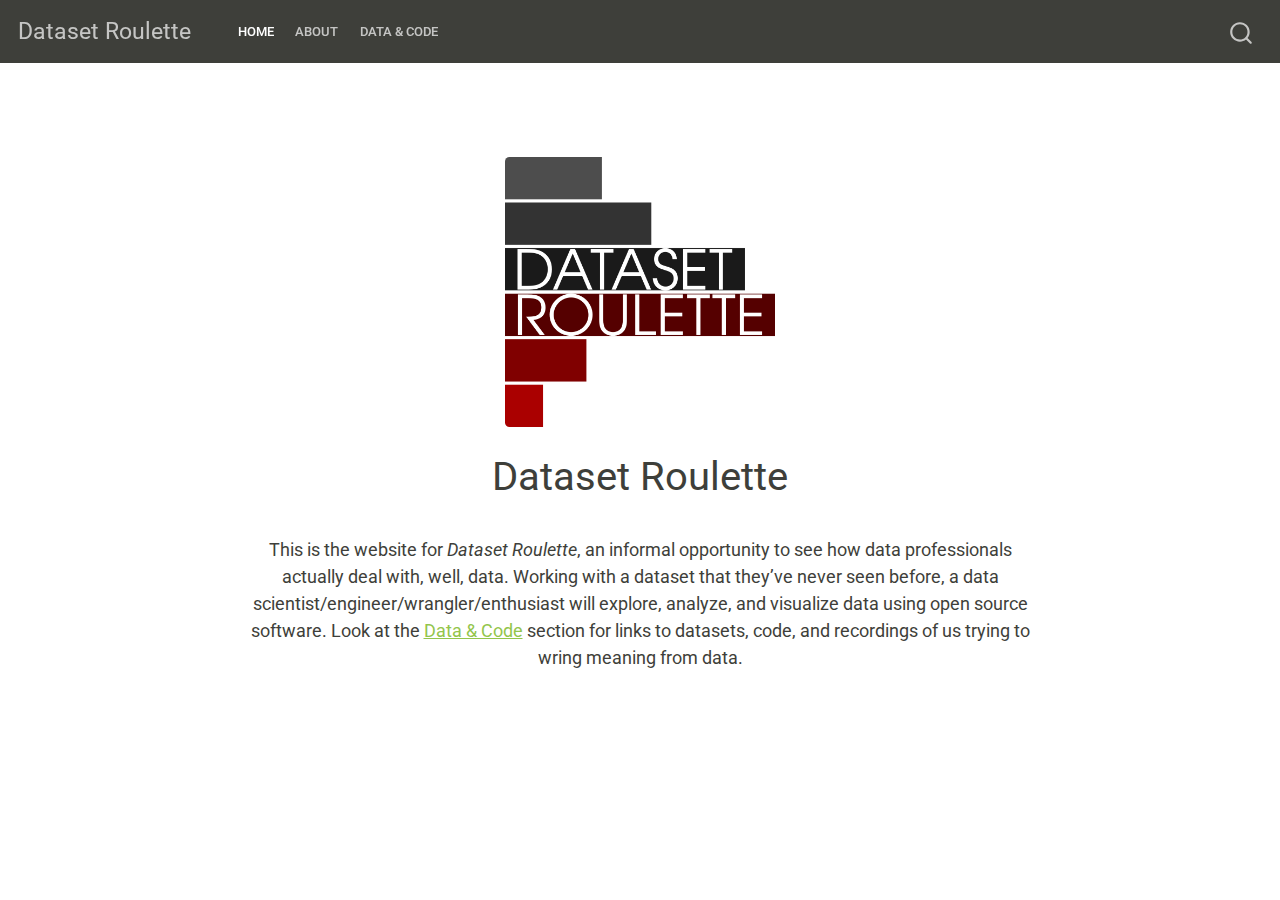
<file: docs/index.html>
<!DOCTYPE html>
<html xmlns="http://www.w3.org/1999/xhtml" lang="en" xml:lang="en"><head>

<meta charset="utf-8">
<meta name="generator" content="quarto-1.2.475">

<meta name="viewport" content="width=device-width, initial-scale=1.0, user-scalable=yes">


<title>Dataset Roulette</title>
<style>
code{white-space: pre-wrap;}
span.smallcaps{font-variant: small-caps;}
div.columns{display: flex; gap: min(4vw, 1.5em);}
div.column{flex: auto; overflow-x: auto;}
div.hanging-indent{margin-left: 1.5em; text-indent: -1.5em;}
ul.task-list{list-style: none;}
ul.task-list li input[type="checkbox"] {
  width: 0.8em;
  margin: 0 0.8em 0.2em -1.6em;
  vertical-align: middle;
}
</style>


<script src="site_libs/quarto-nav/quarto-nav.js"></script>
<script src="site_libs/quarto-nav/headroom.min.js"></script>
<script src="site_libs/clipboard/clipboard.min.js"></script>
<script src="site_libs/quarto-search/autocomplete.umd.js"></script>
<script src="site_libs/quarto-search/fuse.min.js"></script>
<script src="site_libs/quarto-search/quarto-search.js"></script>
<meta name="quarto:offset" content="./">
<script src="site_libs/quarto-html/quarto.js"></script>
<script src="site_libs/quarto-html/popper.min.js"></script>
<script src="site_libs/quarto-html/tippy.umd.min.js"></script>
<link href="site_libs/quarto-html/tippy.css" rel="stylesheet">
<link href="site_libs/quarto-html/quarto-syntax-highlighting.css" rel="stylesheet" id="quarto-text-highlighting-styles">
<script src="site_libs/bootstrap/bootstrap.min.js"></script>
<link href="site_libs/bootstrap/bootstrap-icons.css" rel="stylesheet">
<link href="site_libs/bootstrap/bootstrap.min.css" rel="stylesheet" id="quarto-bootstrap" data-mode="light">
<script id="quarto-search-options" type="application/json">{
  "location": "navbar",
  "copy-button": false,
  "collapse-after": 3,
  "panel-placement": "end",
  "type": "overlay",
  "limit": 20,
  "language": {
    "search-no-results-text": "No results",
    "search-matching-documents-text": "matching documents",
    "search-copy-link-title": "Copy link to search",
    "search-hide-matches-text": "Hide additional matches",
    "search-more-match-text": "more match in this document",
    "search-more-matches-text": "more matches in this document",
    "search-clear-button-title": "Clear",
    "search-detached-cancel-button-title": "Cancel",
    "search-submit-button-title": "Submit"
  }
}</script>


<link rel="stylesheet" href="styles.css">
</head>

<body class="nav-fixed fullcontent">

<div id="quarto-search-results"></div>
  <header id="quarto-header" class="headroom fixed-top">
    <nav class="navbar navbar-expand-lg navbar-dark ">
      <div class="navbar-container container-fluid">
      <div class="navbar-brand-container">
    <a class="navbar-brand" href="./index.html">
    <span class="navbar-title">Dataset Roulette</span>
    </a>
  </div>
          <button class="navbar-toggler" type="button" data-bs-toggle="collapse" data-bs-target="#navbarCollapse" aria-controls="navbarCollapse" aria-expanded="false" aria-label="Toggle navigation" onclick="if (window.quartoToggleHeadroom) { window.quartoToggleHeadroom(); }">
  <span class="navbar-toggler-icon"></span>
</button>
          <div class="collapse navbar-collapse" id="navbarCollapse">
            <ul class="navbar-nav navbar-nav-scroll me-auto">
  <li class="nav-item">
    <a class="nav-link active" href="./index.html" aria-current="page">
 <span class="menu-text">Home</span></a>
  </li>  
  <li class="nav-item">
    <a class="nav-link" href="./about.html">
 <span class="menu-text">About</span></a>
  </li>  
  <li class="nav-item">
    <a class="nav-link" href="./data_code.html">
 <span class="menu-text">Data &amp; Code</span></a>
  </li>  
</ul>
              <div id="quarto-search" class="" title="Search"></div>
          </div> <!-- /navcollapse -->
      </div> <!-- /container-fluid -->
    </nav>
</header>
<!-- content -->
<div id="quarto-content" class="quarto-container page-columns page-rows-contents page-layout-article page-navbar">
<!-- sidebar -->
<!-- margin-sidebar -->
    
<!-- main -->
<div class="quarto-about-jolla">
  <img src="logo.png" class="about-image
  rounded " style="width: 15em;">
 <header id="title-block-header" class="quarto-title-block default">
<div class="quarto-title">
<h1 class="title">Dataset Roulette</h1>
</div>
<div class="quarto-title-meta">
  </div>
</header><main class="content" id="quarto-document-content">
<p>This is the website for <em>Dataset Roulette</em>, an informal opportunity to see how data professionals actually deal with, well, data. Working with a dataset that they’ve never seen before, a data scientist/engineer/wrangler/enthusiast will explore, analyze, and visualize data using open source software. Look at the <a href="data_code.html">Data &amp; Code</a> section for links to datasets, code, and recordings of us trying to wring meaning from data.</p>


</main>  
</div>
 <!-- /main -->
<script id="quarto-html-after-body" type="application/javascript">
window.document.addEventListener("DOMContentLoaded", function (event) {
  const toggleBodyColorMode = (bsSheetEl) => {
    const mode = bsSheetEl.getAttribute("data-mode");
    const bodyEl = window.document.querySelector("body");
    if (mode === "dark") {
      bodyEl.classList.add("quarto-dark");
      bodyEl.classList.remove("quarto-light");
    } else {
      bodyEl.classList.add("quarto-light");
      bodyEl.classList.remove("quarto-dark");
    }
  }
  const toggleBodyColorPrimary = () => {
    const bsSheetEl = window.document.querySelector("link#quarto-bootstrap");
    if (bsSheetEl) {
      toggleBodyColorMode(bsSheetEl);
    }
  }
  toggleBodyColorPrimary();  
  const clipboard = new window.ClipboardJS('.code-copy-button', {
    target: function(trigger) {
      return trigger.previousElementSibling;
    }
  });
  clipboard.on('success', function(e) {
    // button target
    const button = e.trigger;
    // don't keep focus
    button.blur();
    // flash "checked"
    button.classList.add('code-copy-button-checked');
    var currentTitle = button.getAttribute("title");
    button.setAttribute("title", "Copied!");
    let tooltip;
    if (window.bootstrap) {
      button.setAttribute("data-bs-toggle", "tooltip");
      button.setAttribute("data-bs-placement", "left");
      button.setAttribute("data-bs-title", "Copied!");
      tooltip = new bootstrap.Tooltip(button, 
        { trigger: "manual", 
          customClass: "code-copy-button-tooltip",
          offset: [0, -8]});
      tooltip.show();    
    }
    setTimeout(function() {
      if (tooltip) {
        tooltip.hide();
        button.removeAttribute("data-bs-title");
        button.removeAttribute("data-bs-toggle");
        button.removeAttribute("data-bs-placement");
      }
      button.setAttribute("title", currentTitle);
      button.classList.remove('code-copy-button-checked');
    }, 1000);
    // clear code selection
    e.clearSelection();
  });
  function tippyHover(el, contentFn) {
    const config = {
      allowHTML: true,
      content: contentFn,
      maxWidth: 500,
      delay: 100,
      arrow: false,
      appendTo: function(el) {
          return el.parentElement;
      },
      interactive: true,
      interactiveBorder: 10,
      theme: 'quarto',
      placement: 'bottom-start'
    };
    window.tippy(el, config); 
  }
  const noterefs = window.document.querySelectorAll('a[role="doc-noteref"]');
  for (var i=0; i<noterefs.length; i++) {
    const ref = noterefs[i];
    tippyHover(ref, function() {
      // use id or data attribute instead here
      let href = ref.getAttribute('data-footnote-href') || ref.getAttribute('href');
      try { href = new URL(href).hash; } catch {}
      const id = href.replace(/^#\/?/, "");
      const note = window.document.getElementById(id);
      return note.innerHTML;
    });
  }
  const findCites = (el) => {
    const parentEl = el.parentElement;
    if (parentEl) {
      const cites = parentEl.dataset.cites;
      if (cites) {
        return {
          el,
          cites: cites.split(' ')
        };
      } else {
        return findCites(el.parentElement)
      }
    } else {
      return undefined;
    }
  };
  var bibliorefs = window.document.querySelectorAll('a[role="doc-biblioref"]');
  for (var i=0; i<bibliorefs.length; i++) {
    const ref = bibliorefs[i];
    const citeInfo = findCites(ref);
    if (citeInfo) {
      tippyHover(citeInfo.el, function() {
        var popup = window.document.createElement('div');
        citeInfo.cites.forEach(function(cite) {
          var citeDiv = window.document.createElement('div');
          citeDiv.classList.add('hanging-indent');
          citeDiv.classList.add('csl-entry');
          var biblioDiv = window.document.getElementById('ref-' + cite);
          if (biblioDiv) {
            citeDiv.innerHTML = biblioDiv.innerHTML;
          }
          popup.appendChild(citeDiv);
        });
        return popup.innerHTML;
      });
    }
  }
});
</script>
</div> <!-- /content -->



</body></html>
</file>
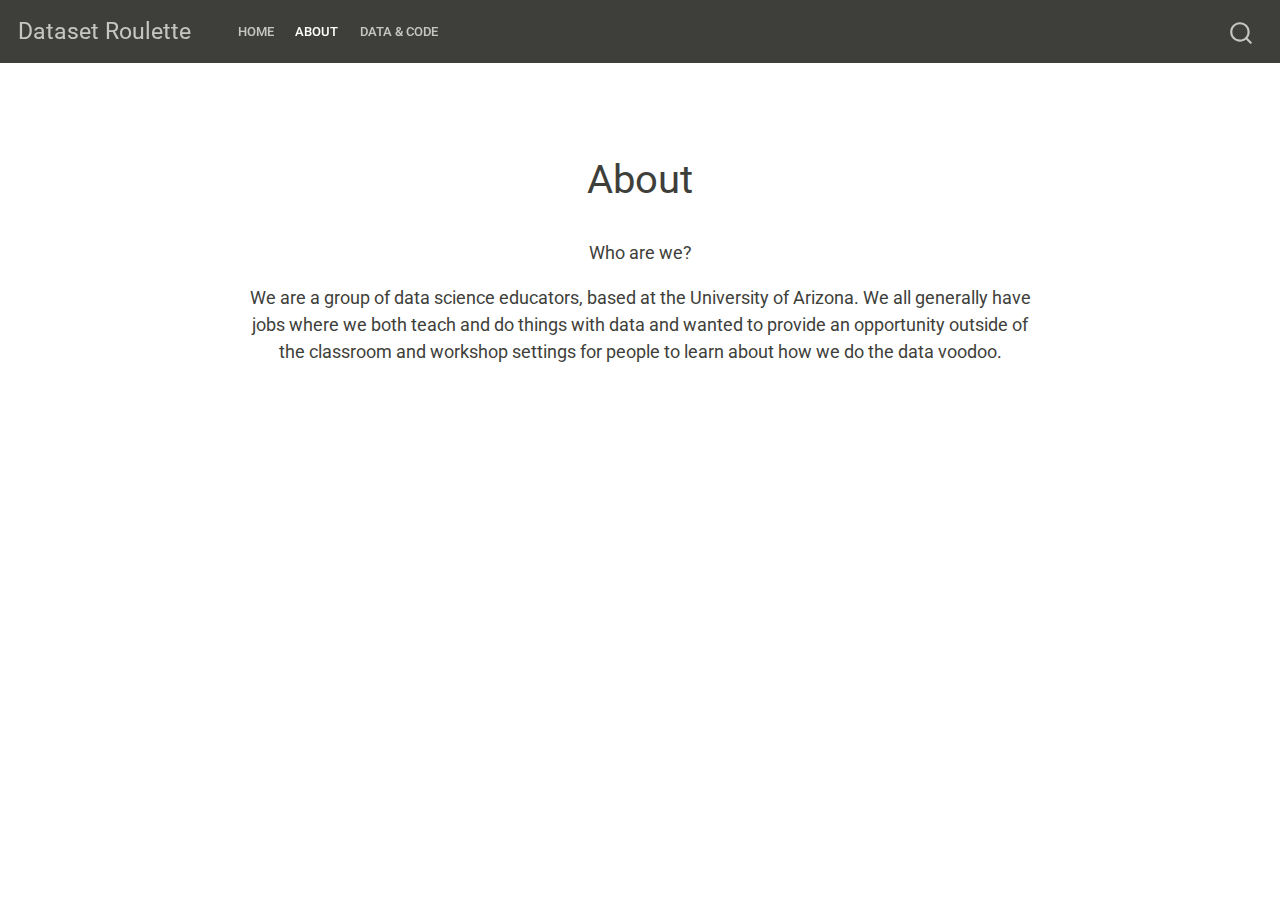
<file: docs/about.html>
<!DOCTYPE html>
<html xmlns="http://www.w3.org/1999/xhtml" lang="en" xml:lang="en"><head>

<meta charset="utf-8">
<meta name="generator" content="quarto-1.2.475">

<meta name="viewport" content="width=device-width, initial-scale=1.0, user-scalable=yes">


<title>Dataset Roulette - About</title>
<style>
code{white-space: pre-wrap;}
span.smallcaps{font-variant: small-caps;}
div.columns{display: flex; gap: min(4vw, 1.5em);}
div.column{flex: auto; overflow-x: auto;}
div.hanging-indent{margin-left: 1.5em; text-indent: -1.5em;}
ul.task-list{list-style: none;}
ul.task-list li input[type="checkbox"] {
  width: 0.8em;
  margin: 0 0.8em 0.2em -1.6em;
  vertical-align: middle;
}
</style>


<script src="site_libs/quarto-nav/quarto-nav.js"></script>
<script src="site_libs/quarto-nav/headroom.min.js"></script>
<script src="site_libs/clipboard/clipboard.min.js"></script>
<script src="site_libs/quarto-search/autocomplete.umd.js"></script>
<script src="site_libs/quarto-search/fuse.min.js"></script>
<script src="site_libs/quarto-search/quarto-search.js"></script>
<meta name="quarto:offset" content="./">
<script src="site_libs/quarto-html/quarto.js"></script>
<script src="site_libs/quarto-html/popper.min.js"></script>
<script src="site_libs/quarto-html/tippy.umd.min.js"></script>
<link href="site_libs/quarto-html/tippy.css" rel="stylesheet">
<link href="site_libs/quarto-html/quarto-syntax-highlighting.css" rel="stylesheet" id="quarto-text-highlighting-styles">
<script src="site_libs/bootstrap/bootstrap.min.js"></script>
<link href="site_libs/bootstrap/bootstrap-icons.css" rel="stylesheet">
<link href="site_libs/bootstrap/bootstrap.min.css" rel="stylesheet" id="quarto-bootstrap" data-mode="light">
<script id="quarto-search-options" type="application/json">{
  "location": "navbar",
  "copy-button": false,
  "collapse-after": 3,
  "panel-placement": "end",
  "type": "overlay",
  "limit": 20,
  "language": {
    "search-no-results-text": "No results",
    "search-matching-documents-text": "matching documents",
    "search-copy-link-title": "Copy link to search",
    "search-hide-matches-text": "Hide additional matches",
    "search-more-match-text": "more match in this document",
    "search-more-matches-text": "more matches in this document",
    "search-clear-button-title": "Clear",
    "search-detached-cancel-button-title": "Cancel",
    "search-submit-button-title": "Submit"
  }
}</script>


<link rel="stylesheet" href="styles.css">
</head>

<body class="nav-fixed fullcontent">

<div id="quarto-search-results"></div>
  <header id="quarto-header" class="headroom fixed-top">
    <nav class="navbar navbar-expand-lg navbar-dark ">
      <div class="navbar-container container-fluid">
      <div class="navbar-brand-container">
    <a class="navbar-brand" href="./index.html">
    <span class="navbar-title">Dataset Roulette</span>
    </a>
  </div>
          <button class="navbar-toggler" type="button" data-bs-toggle="collapse" data-bs-target="#navbarCollapse" aria-controls="navbarCollapse" aria-expanded="false" aria-label="Toggle navigation" onclick="if (window.quartoToggleHeadroom) { window.quartoToggleHeadroom(); }">
  <span class="navbar-toggler-icon"></span>
</button>
          <div class="collapse navbar-collapse" id="navbarCollapse">
            <ul class="navbar-nav navbar-nav-scroll me-auto">
  <li class="nav-item">
    <a class="nav-link" href="./index.html">
 <span class="menu-text">Home</span></a>
  </li>  
  <li class="nav-item">
    <a class="nav-link active" href="./about.html" aria-current="page">
 <span class="menu-text">About</span></a>
  </li>  
  <li class="nav-item">
    <a class="nav-link" href="./data_code.html">
 <span class="menu-text">Data &amp; Code</span></a>
  </li>  
</ul>
              <div id="quarto-search" class="" title="Search"></div>
          </div> <!-- /navcollapse -->
      </div> <!-- /container-fluid -->
    </nav>
</header>
<!-- content -->
<div id="quarto-content" class="quarto-container page-columns page-rows-contents page-layout-article page-navbar">
<!-- sidebar -->
<!-- margin-sidebar -->
    
<!-- main -->
<div class="quarto-about-jolla">
 <header id="title-block-header" class="quarto-title-block default">
<div class="quarto-title">
<h1 class="title">About</h1>
</div>
<div class="quarto-title-meta">
  </div>
</header><main class="content" id="quarto-document-content">
<p>Who are we?</p>
<p>We are a group of data science educators, based at the University of Arizona. We all generally have jobs where we both teach and do things with data and wanted to provide an opportunity outside of the classroom and workshop settings for people to learn about how we do the data voodoo.</p>


</main>  
</div>
 <!-- /main -->
<script id="quarto-html-after-body" type="application/javascript">
window.document.addEventListener("DOMContentLoaded", function (event) {
  const toggleBodyColorMode = (bsSheetEl) => {
    const mode = bsSheetEl.getAttribute("data-mode");
    const bodyEl = window.document.querySelector("body");
    if (mode === "dark") {
      bodyEl.classList.add("quarto-dark");
      bodyEl.classList.remove("quarto-light");
    } else {
      bodyEl.classList.add("quarto-light");
      bodyEl.classList.remove("quarto-dark");
    }
  }
  const toggleBodyColorPrimary = () => {
    const bsSheetEl = window.document.querySelector("link#quarto-bootstrap");
    if (bsSheetEl) {
      toggleBodyColorMode(bsSheetEl);
    }
  }
  toggleBodyColorPrimary();  
  const clipboard = new window.ClipboardJS('.code-copy-button', {
    target: function(trigger) {
      return trigger.previousElementSibling;
    }
  });
  clipboard.on('success', function(e) {
    // button target
    const button = e.trigger;
    // don't keep focus
    button.blur();
    // flash "checked"
    button.classList.add('code-copy-button-checked');
    var currentTitle = button.getAttribute("title");
    button.setAttribute("title", "Copied!");
    let tooltip;
    if (window.bootstrap) {
      button.setAttribute("data-bs-toggle", "tooltip");
      button.setAttribute("data-bs-placement", "left");
      button.setAttribute("data-bs-title", "Copied!");
      tooltip = new bootstrap.Tooltip(button, 
        { trigger: "manual", 
          customClass: "code-copy-button-tooltip",
          offset: [0, -8]});
      tooltip.show();    
    }
    setTimeout(function() {
      if (tooltip) {
        tooltip.hide();
        button.removeAttribute("data-bs-title");
        button.removeAttribute("data-bs-toggle");
        button.removeAttribute("data-bs-placement");
      }
      button.setAttribute("title", currentTitle);
      button.classList.remove('code-copy-button-checked');
    }, 1000);
    // clear code selection
    e.clearSelection();
  });
  function tippyHover(el, contentFn) {
    const config = {
      allowHTML: true,
      content: contentFn,
      maxWidth: 500,
      delay: 100,
      arrow: false,
      appendTo: function(el) {
          return el.parentElement;
      },
      interactive: true,
      interactiveBorder: 10,
      theme: 'quarto',
      placement: 'bottom-start'
    };
    window.tippy(el, config); 
  }
  const noterefs = window.document.querySelectorAll('a[role="doc-noteref"]');
  for (var i=0; i<noterefs.length; i++) {
    const ref = noterefs[i];
    tippyHover(ref, function() {
      // use id or data attribute instead here
      let href = ref.getAttribute('data-footnote-href') || ref.getAttribute('href');
      try { href = new URL(href).hash; } catch {}
      const id = href.replace(/^#\/?/, "");
      const note = window.document.getElementById(id);
      return note.innerHTML;
    });
  }
  const findCites = (el) => {
    const parentEl = el.parentElement;
    if (parentEl) {
      const cites = parentEl.dataset.cites;
      if (cites) {
        return {
          el,
          cites: cites.split(' ')
        };
      } else {
        return findCites(el.parentElement)
      }
    } else {
      return undefined;
    }
  };
  var bibliorefs = window.document.querySelectorAll('a[role="doc-biblioref"]');
  for (var i=0; i<bibliorefs.length; i++) {
    const ref = bibliorefs[i];
    const citeInfo = findCites(ref);
    if (citeInfo) {
      tippyHover(citeInfo.el, function() {
        var popup = window.document.createElement('div');
        citeInfo.cites.forEach(function(cite) {
          var citeDiv = window.document.createElement('div');
          citeDiv.classList.add('hanging-indent');
          citeDiv.classList.add('csl-entry');
          var biblioDiv = window.document.getElementById('ref-' + cite);
          if (biblioDiv) {
            citeDiv.innerHTML = biblioDiv.innerHTML;
          }
          popup.appendChild(citeDiv);
        });
        return popup.innerHTML;
      });
    }
  }
});
</script>
</div> <!-- /content -->



</body></html>
</file>
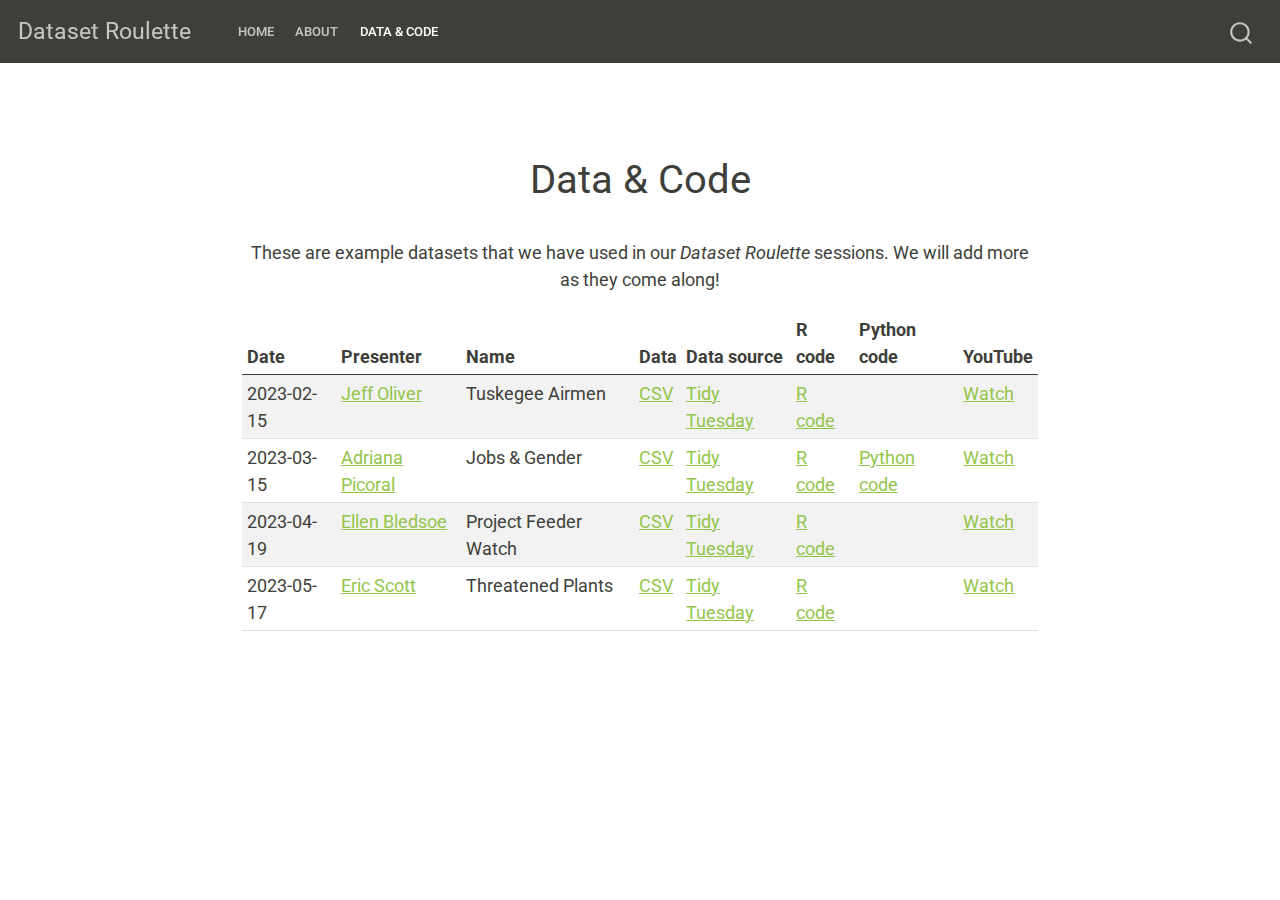
<file: docs/data_code.html>
<!DOCTYPE html>
<html xmlns="http://www.w3.org/1999/xhtml" lang="en" xml:lang="en"><head>

<meta charset="utf-8">
<meta name="generator" content="quarto-1.2.475">

<meta name="viewport" content="width=device-width, initial-scale=1.0, user-scalable=yes">


<title>Dataset Roulette - Data &amp; Code</title>
<style>
code{white-space: pre-wrap;}
span.smallcaps{font-variant: small-caps;}
div.columns{display: flex; gap: min(4vw, 1.5em);}
div.column{flex: auto; overflow-x: auto;}
div.hanging-indent{margin-left: 1.5em; text-indent: -1.5em;}
ul.task-list{list-style: none;}
ul.task-list li input[type="checkbox"] {
  width: 0.8em;
  margin: 0 0.8em 0.2em -1.6em;
  vertical-align: middle;
}
</style>


<script src="site_libs/quarto-nav/quarto-nav.js"></script>
<script src="site_libs/quarto-nav/headroom.min.js"></script>
<script src="site_libs/clipboard/clipboard.min.js"></script>
<script src="site_libs/quarto-search/autocomplete.umd.js"></script>
<script src="site_libs/quarto-search/fuse.min.js"></script>
<script src="site_libs/quarto-search/quarto-search.js"></script>
<meta name="quarto:offset" content="./">
<script src="site_libs/quarto-html/quarto.js"></script>
<script src="site_libs/quarto-html/popper.min.js"></script>
<script src="site_libs/quarto-html/tippy.umd.min.js"></script>
<link href="site_libs/quarto-html/tippy.css" rel="stylesheet">
<link href="site_libs/quarto-html/quarto-syntax-highlighting.css" rel="stylesheet" id="quarto-text-highlighting-styles">
<script src="site_libs/bootstrap/bootstrap.min.js"></script>
<link href="site_libs/bootstrap/bootstrap-icons.css" rel="stylesheet">
<link href="site_libs/bootstrap/bootstrap.min.css" rel="stylesheet" id="quarto-bootstrap" data-mode="light">
<script id="quarto-search-options" type="application/json">{
  "location": "navbar",
  "copy-button": false,
  "collapse-after": 3,
  "panel-placement": "end",
  "type": "overlay",
  "limit": 20,
  "language": {
    "search-no-results-text": "No results",
    "search-matching-documents-text": "matching documents",
    "search-copy-link-title": "Copy link to search",
    "search-hide-matches-text": "Hide additional matches",
    "search-more-match-text": "more match in this document",
    "search-more-matches-text": "more matches in this document",
    "search-clear-button-title": "Clear",
    "search-detached-cancel-button-title": "Cancel",
    "search-submit-button-title": "Submit"
  }
}</script>


<link rel="stylesheet" href="styles.css">
</head>

<body class="nav-fixed fullcontent">

<div id="quarto-search-results"></div>
  <header id="quarto-header" class="headroom fixed-top">
    <nav class="navbar navbar-expand-lg navbar-dark ">
      <div class="navbar-container container-fluid">
      <div class="navbar-brand-container">
    <a class="navbar-brand" href="./index.html">
    <span class="navbar-title">Dataset Roulette</span>
    </a>
  </div>
          <button class="navbar-toggler" type="button" data-bs-toggle="collapse" data-bs-target="#navbarCollapse" aria-controls="navbarCollapse" aria-expanded="false" aria-label="Toggle navigation" onclick="if (window.quartoToggleHeadroom) { window.quartoToggleHeadroom(); }">
  <span class="navbar-toggler-icon"></span>
</button>
          <div class="collapse navbar-collapse" id="navbarCollapse">
            <ul class="navbar-nav navbar-nav-scroll me-auto">
  <li class="nav-item">
    <a class="nav-link" href="./index.html">
 <span class="menu-text">Home</span></a>
  </li>  
  <li class="nav-item">
    <a class="nav-link" href="./about.html">
 <span class="menu-text">About</span></a>
  </li>  
  <li class="nav-item">
    <a class="nav-link active" href="./data_code.html" aria-current="page">
 <span class="menu-text">Data &amp; Code</span></a>
  </li>  
</ul>
              <div id="quarto-search" class="" title="Search"></div>
          </div> <!-- /navcollapse -->
      </div> <!-- /container-fluid -->
    </nav>
</header>
<!-- content -->
<div id="quarto-content" class="quarto-container page-columns page-rows-contents page-layout-article page-navbar">
<!-- sidebar -->
<!-- margin-sidebar -->
    
<!-- main -->
<div class="quarto-about-jolla">
 <header id="title-block-header" class="quarto-title-block default">
<div class="quarto-title">
<h1 class="title">Data &amp; Code</h1>
</div>
<div class="quarto-title-meta">
  </div>
</header><main class="content" id="quarto-document-content">
<div class="cell">
</div>
<p>These are example datasets that we have used in our <em>Dataset Roulette</em> sessions. We will add more as they come along!</p>
<div class="cell">
<div class="cell-output-display">
<table class="table table-sm table-striped">
<thead>
<tr class="header">
<th style="text-align: left;">Date</th>
<th style="text-align: left;">Presenter</th>
<th style="text-align: left;">Name</th>
<th style="text-align: left;">Data</th>
<th style="text-align: left;">Data source</th>
<th style="text-align: left;">R code</th>
<th style="text-align: left;">Python code</th>
<th style="text-align: left;">YouTube</th>
</tr>
</thead>
<tbody>
<tr class="odd">
<td style="text-align: left;">2023-02-15</td>
<td style="text-align: left;"><a href="https://jcoliver.github.io/">Jeff Oliver</a></td>
<td style="text-align: left;">Tuskegee Airmen</td>
<td style="text-align: left;"><a href="https://raw.githubusercontent.com/rfordatascience/tidytuesday/master/data/2022/2022-02-08/airmen.csv">CSV</a></td>
<td style="text-align: left;"><a href="https://github.com/rfordatascience/tidytuesday/tree/master/data/2022/2022-02-08">Tidy Tuesday</a></td>
<td style="text-align: left;"><a href="www/airmen-data-visulization.R">R code</a></td>
<td style="text-align: left;"></td>
<td style="text-align: left;"><a href="https://youtube.com/live/xhkx5jqe2iQ?feature=share">Watch</a></td>
</tr>
<tr class="even">
<td style="text-align: left;">2023-03-15</td>
<td style="text-align: left;"><a href="https://adrianapicoral.com/">Adriana Picoral</a></td>
<td style="text-align: left;">Jobs &amp; Gender</td>
<td style="text-align: left;"><a href="https://raw.githubusercontent.com/rfordatascience/tidytuesday/master/data/2019/2019-03-05/jobs_gender.csv">CSV</a></td>
<td style="text-align: left;"><a href="https://github.com/rfordatascience/tidytuesday/tree/master/data/2019/2019-03-05">Tidy Tuesday</a></td>
<td style="text-align: left;"><a href="./www/equal-pay.html">R code</a></td>
<td style="text-align: left;"><a href="www/equal-pay.ipynb">Python code</a></td>
<td style="text-align: left;"><a href="https://youtube.com/live/C2Z4CFsDdnY?feature=share">Watch</a></td>
</tr>
<tr class="odd">
<td style="text-align: left;">2023-04-19</td>
<td style="text-align: left;"><a href="https://bleds22e.github.io/bleds22e/">Ellen Bledsoe</a></td>
<td style="text-align: left;">Project Feeder Watch</td>
<td style="text-align: left;"><a href="https://raw.githubusercontent.com/rfordatascience/tidytuesday/master/data/2023/2023-01-10/PFW_2021_public.csv">CSV</a></td>
<td style="text-align: left;"><a href="https://github.com/rfordatascience/tidytuesday/tree/master/data/2023/2023-01-10">Tidy Tuesday</a></td>
<td style="text-align: left;"><a href="www/project-feeder-watch.R">R code</a></td>
<td style="text-align: left;"></td>
<td style="text-align: left;"><a href="https://youtube.com/live/QW1ZCZXMUq4?feature=share">Watch</a></td>
</tr>
<tr class="even">
<td style="text-align: left;">2023-05-17</td>
<td style="text-align: left;"><a href="https://ericrscott.com/">Eric Scott</a></td>
<td style="text-align: left;">Threatened Plants</td>
<td style="text-align: left;"><a href="https://raw.githubusercontent.com/rfordatascience/tidytuesday/master/data/2020/2020-08-18/plants.csv">CSV</a></td>
<td style="text-align: left;"><a href="https://github.com/rfordatascience/tidytuesday/blob/master/data/2020/2020-08-18">Tidy Tuesday</a></td>
<td style="text-align: left;"><a href="www/explore-threatened-species.R">R code</a></td>
<td style="text-align: left;"></td>
<td style="text-align: left;"><a href="https://youtu.be/WUMAHCFtkWM">Watch</a></td>
</tr>
</tbody>
</table>
</div>
</div>


</main>  
</div>
 <!-- /main -->
<script id="quarto-html-after-body" type="application/javascript">
window.document.addEventListener("DOMContentLoaded", function (event) {
  const toggleBodyColorMode = (bsSheetEl) => {
    const mode = bsSheetEl.getAttribute("data-mode");
    const bodyEl = window.document.querySelector("body");
    if (mode === "dark") {
      bodyEl.classList.add("quarto-dark");
      bodyEl.classList.remove("quarto-light");
    } else {
      bodyEl.classList.add("quarto-light");
      bodyEl.classList.remove("quarto-dark");
    }
  }
  const toggleBodyColorPrimary = () => {
    const bsSheetEl = window.document.querySelector("link#quarto-bootstrap");
    if (bsSheetEl) {
      toggleBodyColorMode(bsSheetEl);
    }
  }
  toggleBodyColorPrimary();  
  const clipboard = new window.ClipboardJS('.code-copy-button', {
    target: function(trigger) {
      return trigger.previousElementSibling;
    }
  });
  clipboard.on('success', function(e) {
    // button target
    const button = e.trigger;
    // don't keep focus
    button.blur();
    // flash "checked"
    button.classList.add('code-copy-button-checked');
    var currentTitle = button.getAttribute("title");
    button.setAttribute("title", "Copied!");
    let tooltip;
    if (window.bootstrap) {
      button.setAttribute("data-bs-toggle", "tooltip");
      button.setAttribute("data-bs-placement", "left");
      button.setAttribute("data-bs-title", "Copied!");
      tooltip = new bootstrap.Tooltip(button, 
        { trigger: "manual", 
          customClass: "code-copy-button-tooltip",
          offset: [0, -8]});
      tooltip.show();    
    }
    setTimeout(function() {
      if (tooltip) {
        tooltip.hide();
        button.removeAttribute("data-bs-title");
        button.removeAttribute("data-bs-toggle");
        button.removeAttribute("data-bs-placement");
      }
      button.setAttribute("title", currentTitle);
      button.classList.remove('code-copy-button-checked');
    }, 1000);
    // clear code selection
    e.clearSelection();
  });
  function tippyHover(el, contentFn) {
    const config = {
      allowHTML: true,
      content: contentFn,
      maxWidth: 500,
      delay: 100,
      arrow: false,
      appendTo: function(el) {
          return el.parentElement;
      },
      interactive: true,
      interactiveBorder: 10,
      theme: 'quarto',
      placement: 'bottom-start'
    };
    window.tippy(el, config); 
  }
  const noterefs = window.document.querySelectorAll('a[role="doc-noteref"]');
  for (var i=0; i<noterefs.length; i++) {
    const ref = noterefs[i];
    tippyHover(ref, function() {
      // use id or data attribute instead here
      let href = ref.getAttribute('data-footnote-href') || ref.getAttribute('href');
      try { href = new URL(href).hash; } catch {}
      const id = href.replace(/^#\/?/, "");
      const note = window.document.getElementById(id);
      return note.innerHTML;
    });
  }
  const findCites = (el) => {
    const parentEl = el.parentElement;
    if (parentEl) {
      const cites = parentEl.dataset.cites;
      if (cites) {
        return {
          el,
          cites: cites.split(' ')
        };
      } else {
        return findCites(el.parentElement)
      }
    } else {
      return undefined;
    }
  };
  var bibliorefs = window.document.querySelectorAll('a[role="doc-biblioref"]');
  for (var i=0; i<bibliorefs.length; i++) {
    const ref = bibliorefs[i];
    const citeInfo = findCites(ref);
    if (citeInfo) {
      tippyHover(citeInfo.el, function() {
        var popup = window.document.createElement('div');
        citeInfo.cites.forEach(function(cite) {
          var citeDiv = window.document.createElement('div');
          citeDiv.classList.add('hanging-indent');
          citeDiv.classList.add('csl-entry');
          var biblioDiv = window.document.getElementById('ref-' + cite);
          if (biblioDiv) {
            citeDiv.innerHTML = biblioDiv.innerHTML;
          }
          popup.appendChild(citeDiv);
        });
        return popup.innerHTML;
      });
    }
  }
});
</script>
</div> <!-- /content -->



</body></html>
</file>
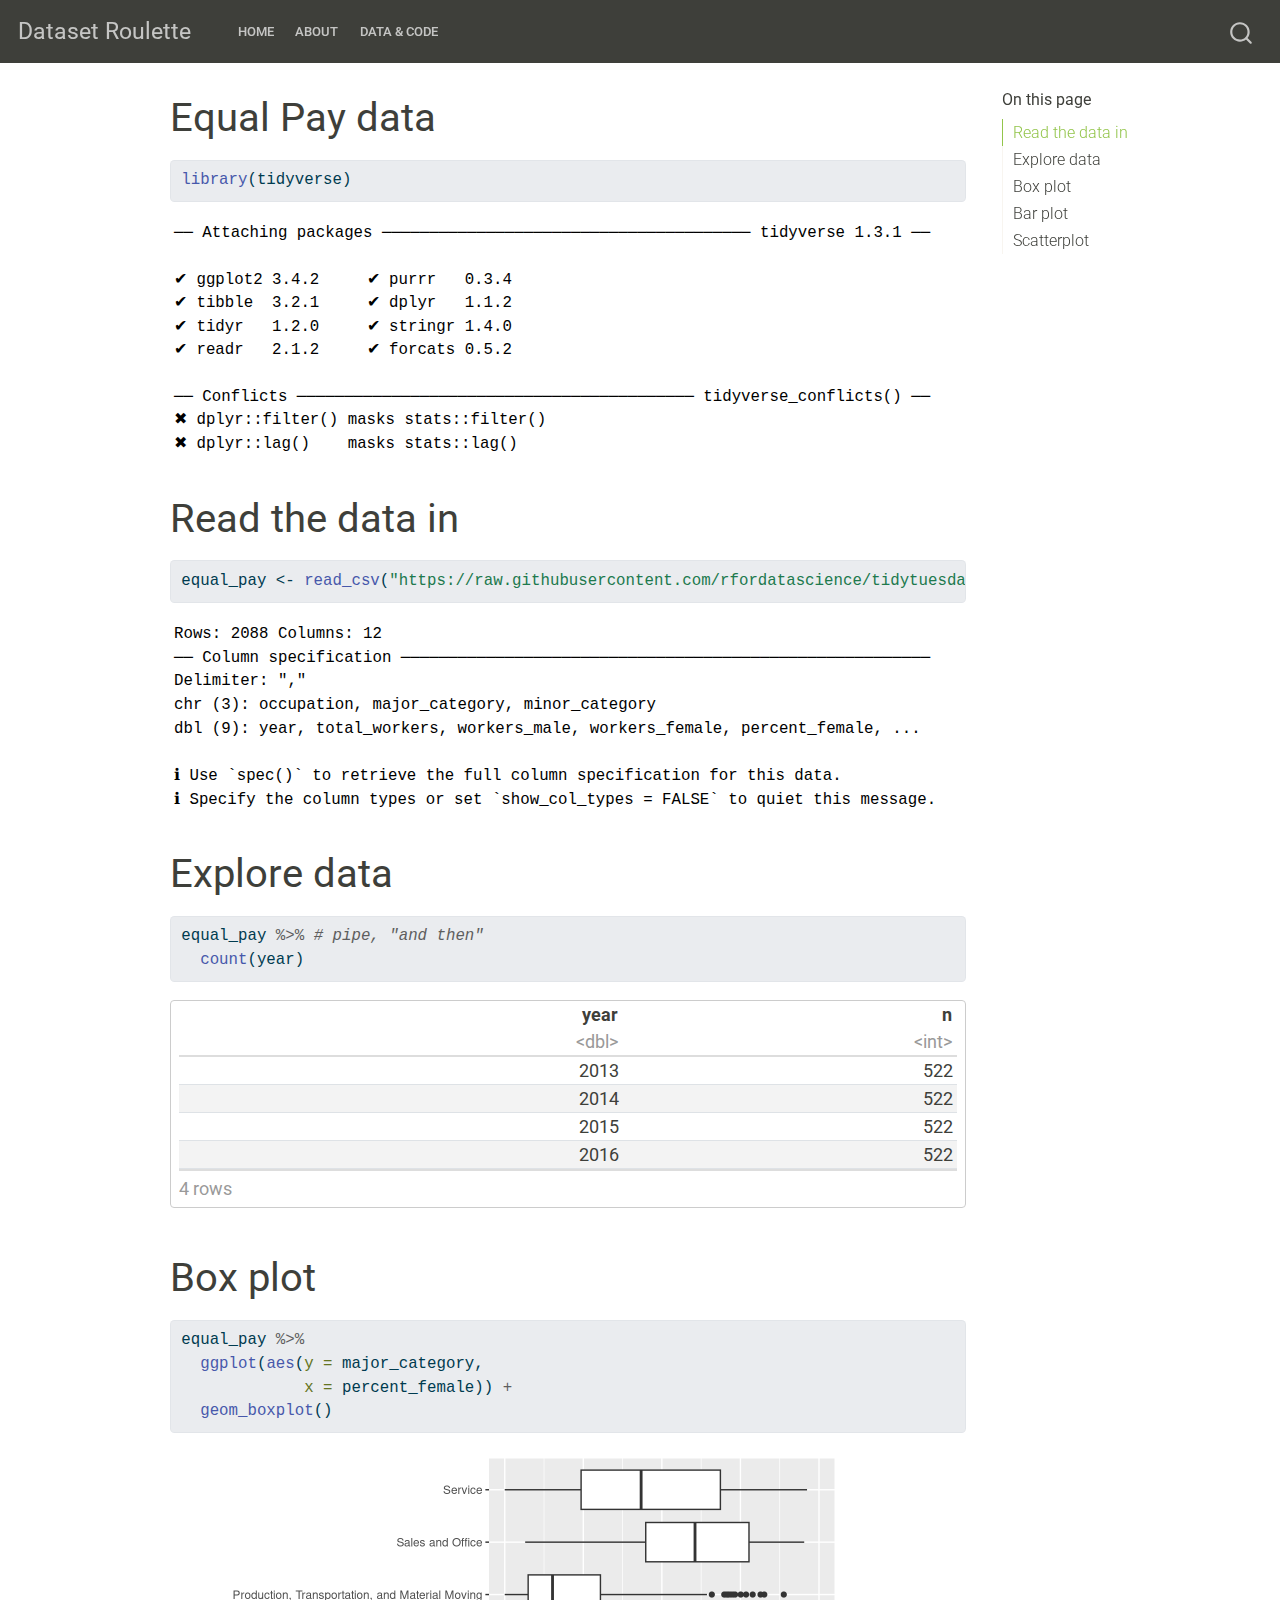
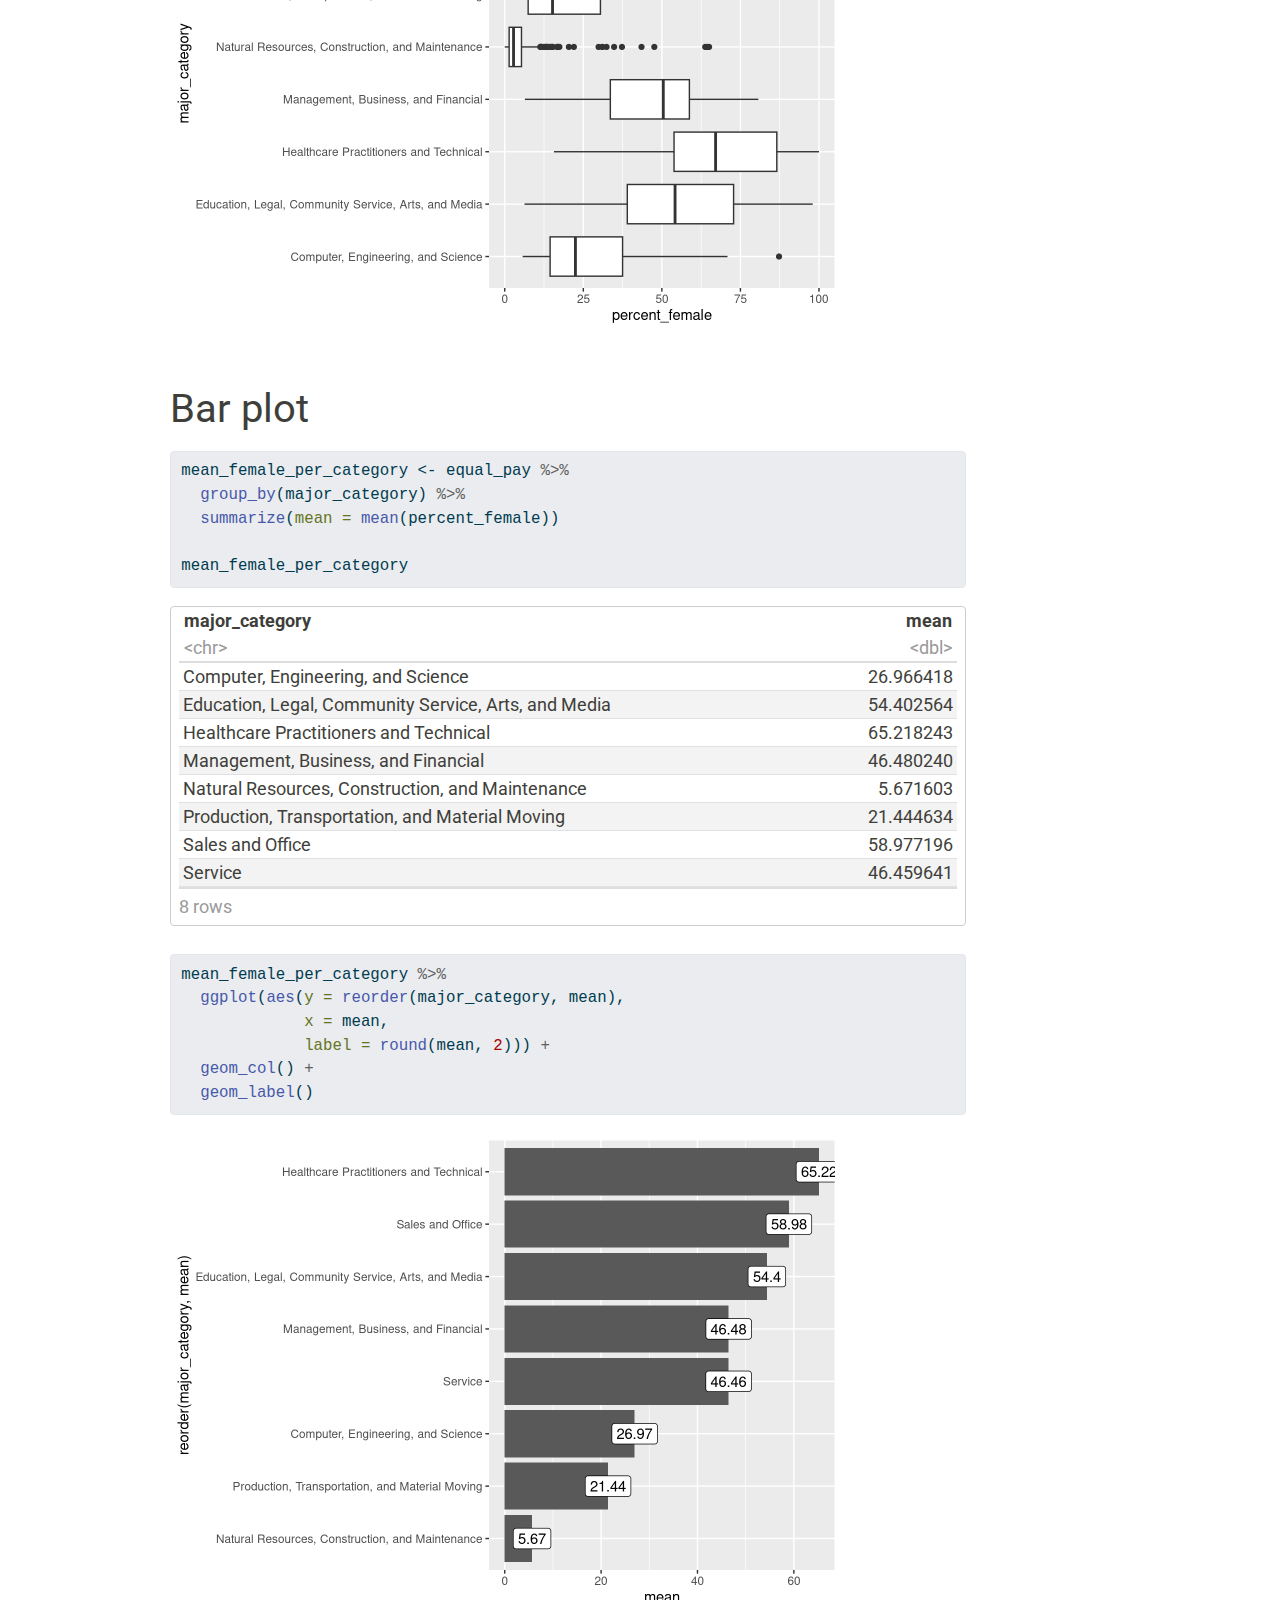
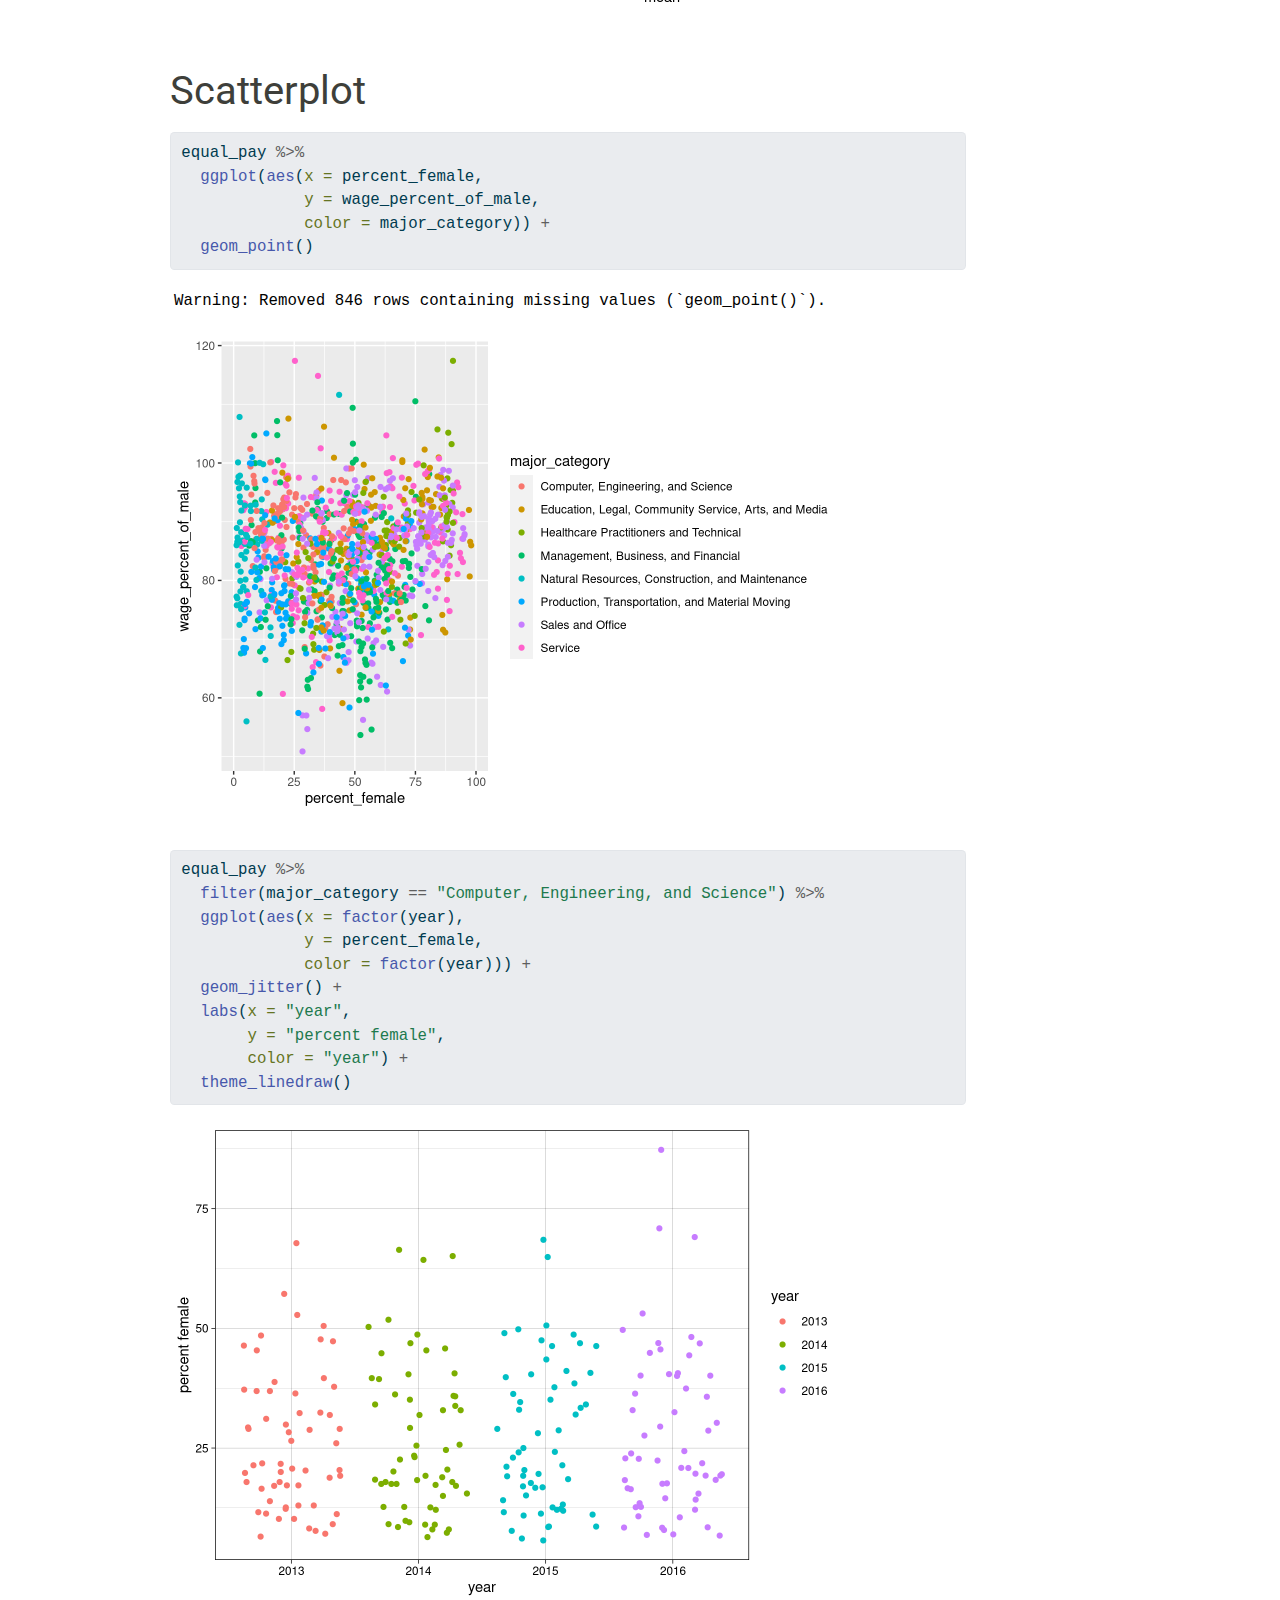
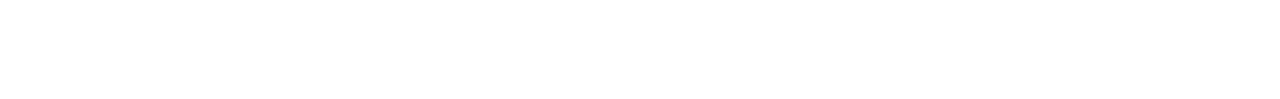
<file: docs/www/equal-pay.html>
<!DOCTYPE html>
<html xmlns="http://www.w3.org/1999/xhtml" lang="en" xml:lang="en"><head>

<meta charset="utf-8">
<meta name="generator" content="quarto-1.2.475">

<meta name="viewport" content="width=device-width, initial-scale=1.0, user-scalable=yes">


<title>Dataset Roulette - Equal Pay data</title>
<style>
code{white-space: pre-wrap;}
span.smallcaps{font-variant: small-caps;}
div.columns{display: flex; gap: min(4vw, 1.5em);}
div.column{flex: auto; overflow-x: auto;}
div.hanging-indent{margin-left: 1.5em; text-indent: -1.5em;}
ul.task-list{list-style: none;}
ul.task-list li input[type="checkbox"] {
  width: 0.8em;
  margin: 0 0.8em 0.2em -1.6em;
  vertical-align: middle;
}
pre > code.sourceCode { white-space: pre; position: relative; }
pre > code.sourceCode > span { display: inline-block; line-height: 1.25; }
pre > code.sourceCode > span:empty { height: 1.2em; }
.sourceCode { overflow: visible; }
code.sourceCode > span { color: inherit; text-decoration: inherit; }
div.sourceCode { margin: 1em 0; }
pre.sourceCode { margin: 0; }
@media screen {
div.sourceCode { overflow: auto; }
}
@media print {
pre > code.sourceCode { white-space: pre-wrap; }
pre > code.sourceCode > span { text-indent: -5em; padding-left: 5em; }
}
pre.numberSource code
  { counter-reset: source-line 0; }
pre.numberSource code > span
  { position: relative; left: -4em; counter-increment: source-line; }
pre.numberSource code > span > a:first-child::before
  { content: counter(source-line);
    position: relative; left: -1em; text-align: right; vertical-align: baseline;
    border: none; display: inline-block;
    -webkit-touch-callout: none; -webkit-user-select: none;
    -khtml-user-select: none; -moz-user-select: none;
    -ms-user-select: none; user-select: none;
    padding: 0 4px; width: 4em;
    color: #aaaaaa;
  }
pre.numberSource { margin-left: 3em; border-left: 1px solid #aaaaaa;  padding-left: 4px; }
div.sourceCode
  {   }
@media screen {
pre > code.sourceCode > span > a:first-child::before { text-decoration: underline; }
}
code span.al { color: #ff0000; font-weight: bold; } /* Alert */
code span.an { color: #60a0b0; font-weight: bold; font-style: italic; } /* Annotation */
code span.at { color: #7d9029; } /* Attribute */
code span.bn { color: #40a070; } /* BaseN */
code span.bu { color: #008000; } /* BuiltIn */
code span.cf { color: #007020; font-weight: bold; } /* ControlFlow */
code span.ch { color: #4070a0; } /* Char */
code span.cn { color: #880000; } /* Constant */
code span.co { color: #60a0b0; font-style: italic; } /* Comment */
code span.cv { color: #60a0b0; font-weight: bold; font-style: italic; } /* CommentVar */
code span.do { color: #ba2121; font-style: italic; } /* Documentation */
code span.dt { color: #902000; } /* DataType */
code span.dv { color: #40a070; } /* DecVal */
code span.er { color: #ff0000; font-weight: bold; } /* Error */
code span.ex { } /* Extension */
code span.fl { color: #40a070; } /* Float */
code span.fu { color: #06287e; } /* Function */
code span.im { color: #008000; font-weight: bold; } /* Import */
code span.in { color: #60a0b0; font-weight: bold; font-style: italic; } /* Information */
code span.kw { color: #007020; font-weight: bold; } /* Keyword */
code span.op { color: #666666; } /* Operator */
code span.ot { color: #007020; } /* Other */
code span.pp { color: #bc7a00; } /* Preprocessor */
code span.sc { color: #4070a0; } /* SpecialChar */
code span.ss { color: #bb6688; } /* SpecialString */
code span.st { color: #4070a0; } /* String */
code span.va { color: #19177c; } /* Variable */
code span.vs { color: #4070a0; } /* VerbatimString */
code span.wa { color: #60a0b0; font-weight: bold; font-style: italic; } /* Warning */
</style>


<script src="../site_libs/quarto-nav/quarto-nav.js"></script>
<script src="../site_libs/quarto-nav/headroom.min.js"></script>
<script src="../site_libs/clipboard/clipboard.min.js"></script>
<script src="../site_libs/quarto-search/autocomplete.umd.js"></script>
<script src="../site_libs/quarto-search/fuse.min.js"></script>
<script src="../site_libs/quarto-search/quarto-search.js"></script>
<meta name="quarto:offset" content="../">
<script src="../site_libs/quarto-html/quarto.js"></script>
<script src="../site_libs/quarto-html/popper.min.js"></script>
<script src="../site_libs/quarto-html/tippy.umd.min.js"></script>
<script src="../site_libs/quarto-html/anchor.min.js"></script>
<link href="../site_libs/quarto-html/tippy.css" rel="stylesheet">
<link href="../site_libs/quarto-html/quarto-syntax-highlighting.css" rel="stylesheet" id="quarto-text-highlighting-styles">
<script src="../site_libs/bootstrap/bootstrap.min.js"></script>
<link href="../site_libs/bootstrap/bootstrap-icons.css" rel="stylesheet">
<link href="../site_libs/bootstrap/bootstrap.min.css" rel="stylesheet" id="quarto-bootstrap" data-mode="light">
<script id="quarto-search-options" type="application/json">{
  "location": "navbar",
  "copy-button": false,
  "collapse-after": 3,
  "panel-placement": "end",
  "type": "overlay",
  "limit": 20,
  "language": {
    "search-no-results-text": "No results",
    "search-matching-documents-text": "matching documents",
    "search-copy-link-title": "Copy link to search",
    "search-hide-matches-text": "Hide additional matches",
    "search-more-match-text": "more match in this document",
    "search-more-matches-text": "more matches in this document",
    "search-clear-button-title": "Clear",
    "search-detached-cancel-button-title": "Cancel",
    "search-submit-button-title": "Submit"
  }
}</script>

<link href="../site_libs/pagedtable-1.1/css/pagedtable.css" rel="stylesheet">
<script src="../site_libs/pagedtable-1.1/js/pagedtable.js"></script>


<link rel="stylesheet" href="../styles.css">
</head>

<body class="nav-fixed">

<div id="quarto-search-results"></div>
  <header id="quarto-header" class="headroom fixed-top">
    <nav class="navbar navbar-expand-lg navbar-dark ">
      <div class="navbar-container container-fluid">
      <div class="navbar-brand-container">
    <a class="navbar-brand" href="../index.html">
    <span class="navbar-title">Dataset Roulette</span>
    </a>
  </div>
          <button class="navbar-toggler" type="button" data-bs-toggle="collapse" data-bs-target="#navbarCollapse" aria-controls="navbarCollapse" aria-expanded="false" aria-label="Toggle navigation" onclick="if (window.quartoToggleHeadroom) { window.quartoToggleHeadroom(); }">
  <span class="navbar-toggler-icon"></span>
</button>
          <div class="collapse navbar-collapse" id="navbarCollapse">
            <ul class="navbar-nav navbar-nav-scroll me-auto">
  <li class="nav-item">
    <a class="nav-link" href="../index.html">
 <span class="menu-text">Home</span></a>
  </li>  
  <li class="nav-item">
    <a class="nav-link" href="../about.html">
 <span class="menu-text">About</span></a>
  </li>  
  <li class="nav-item">
    <a class="nav-link" href="../data_code.html">
 <span class="menu-text">Data &amp; Code</span></a>
  </li>  
</ul>
              <div id="quarto-search" class="" title="Search"></div>
          </div> <!-- /navcollapse -->
      </div> <!-- /container-fluid -->
    </nav>
</header>
<!-- content -->
<div id="quarto-content" class="quarto-container page-columns page-rows-contents page-layout-article page-navbar">
<!-- sidebar -->
<!-- margin-sidebar -->
    <div id="quarto-margin-sidebar" class="sidebar margin-sidebar">
        <nav id="TOC" role="doc-toc" class="toc-active">
    <h2 id="toc-title">On this page</h2>
   
  <ul>
  <li><a href="#read-the-data-in" id="toc-read-the-data-in" class="nav-link active" data-scroll-target="#read-the-data-in">Read the data in</a></li>
  <li><a href="#explore-data" id="toc-explore-data" class="nav-link" data-scroll-target="#explore-data">Explore data</a></li>
  <li><a href="#box-plot" id="toc-box-plot" class="nav-link" data-scroll-target="#box-plot">Box plot</a></li>
  <li><a href="#bar-plot" id="toc-bar-plot" class="nav-link" data-scroll-target="#bar-plot">Bar plot</a></li>
  <li><a href="#scatterplot" id="toc-scatterplot" class="nav-link" data-scroll-target="#scatterplot">Scatterplot</a></li>
  </ul>
</nav>
    </div>
<!-- main -->
<main class="content" id="quarto-document-content">

<header id="title-block-header" class="quarto-title-block default">
<div class="quarto-title">
<h1 class="title">Equal Pay data</h1>
</div>



<div class="quarto-title-meta">

    
  
    
  </div>
  

</header>

<div class="cell">
<div class="sourceCode cell-code" id="cb1"><pre class="sourceCode r code-with-copy"><code class="sourceCode r"><span id="cb1-1"><a href="#cb1-1" aria-hidden="true" tabindex="-1"></a><span class="fu">library</span>(tidyverse)</span></code><button title="Copy to Clipboard" class="code-copy-button"><i class="bi"></i></button></pre></div>
<div class="cell-output cell-output-stderr">
<pre><code>── Attaching packages ─────────────────────────────────────── tidyverse 1.3.1 ──</code></pre>
</div>
<div class="cell-output cell-output-stderr">
<pre><code>✔ ggplot2 3.4.2     ✔ purrr   0.3.4
✔ tibble  3.2.1     ✔ dplyr   1.1.2
✔ tidyr   1.2.0     ✔ stringr 1.4.0
✔ readr   2.1.2     ✔ forcats 0.5.2</code></pre>
</div>
<div class="cell-output cell-output-stderr">
<pre><code>── Conflicts ────────────────────────────────────────── tidyverse_conflicts() ──
✖ dplyr::filter() masks stats::filter()
✖ dplyr::lag()    masks stats::lag()</code></pre>
</div>
</div>
<section id="read-the-data-in" class="level1">
<h1>Read the data in</h1>
<div class="cell">
<div class="sourceCode cell-code" id="cb5"><pre class="sourceCode r code-with-copy"><code class="sourceCode r"><span id="cb5-1"><a href="#cb5-1" aria-hidden="true" tabindex="-1"></a>equal_pay <span class="ot">&lt;-</span> <span class="fu">read_csv</span>(<span class="st">"https://raw.githubusercontent.com/rfordatascience/tidytuesday/master/data/2019/2019-03-05/jobs_gender.csv"</span>)</span></code><button title="Copy to Clipboard" class="code-copy-button"><i class="bi"></i></button></pre></div>
<div class="cell-output cell-output-stderr">
<pre><code>Rows: 2088 Columns: 12
── Column specification ────────────────────────────────────────────────────────
Delimiter: ","
chr (3): occupation, major_category, minor_category
dbl (9): year, total_workers, workers_male, workers_female, percent_female, ...

ℹ Use `spec()` to retrieve the full column specification for this data.
ℹ Specify the column types or set `show_col_types = FALSE` to quiet this message.</code></pre>
</div>
</div>
</section>
<section id="explore-data" class="level1">
<h1>Explore data</h1>
<div class="cell">
<div class="sourceCode cell-code" id="cb7"><pre class="sourceCode r code-with-copy"><code class="sourceCode r"><span id="cb7-1"><a href="#cb7-1" aria-hidden="true" tabindex="-1"></a>equal_pay <span class="sc">%&gt;%</span> <span class="co"># pipe, "and then"</span></span>
<span id="cb7-2"><a href="#cb7-2" aria-hidden="true" tabindex="-1"></a>  <span class="fu">count</span>(year)</span></code><button title="Copy to Clipboard" class="code-copy-button"><i class="bi"></i></button></pre></div>
<div class="cell-output-display">

<div data-pagedtable="false">
  <script data-pagedtable-source="" type="application/json">
{"columns":[{"label":["year"],"name":[1],"type":["dbl"],"align":["right"]},{"label":["n"],"name":[2],"type":["int"],"align":["right"]}],"data":[{"1":"2013","2":"522"},{"1":"2014","2":"522"},{"1":"2015","2":"522"},{"1":"2016","2":"522"}],"options":{"columns":{"min":{},"max":[10]},"rows":{"min":[10],"max":[10]},"pages":{}}}
  </script>
</div>
</div>
</div>
</section>
<section id="box-plot" class="level1">
<h1>Box plot</h1>
<div class="cell">
<div class="sourceCode cell-code" id="cb8"><pre class="sourceCode r code-with-copy"><code class="sourceCode r"><span id="cb8-1"><a href="#cb8-1" aria-hidden="true" tabindex="-1"></a>equal_pay <span class="sc">%&gt;%</span> </span>
<span id="cb8-2"><a href="#cb8-2" aria-hidden="true" tabindex="-1"></a>  <span class="fu">ggplot</span>(<span class="fu">aes</span>(<span class="at">y =</span> major_category,</span>
<span id="cb8-3"><a href="#cb8-3" aria-hidden="true" tabindex="-1"></a>             <span class="at">x =</span> percent_female)) <span class="sc">+</span></span>
<span id="cb8-4"><a href="#cb8-4" aria-hidden="true" tabindex="-1"></a>  <span class="fu">geom_boxplot</span>()</span></code><button title="Copy to Clipboard" class="code-copy-button"><i class="bi"></i></button></pre></div>
<div class="cell-output-display">
<p><img src="equal-pay_files/figure-html/unnamed-chunk-4-1.png" class="img-fluid" width="672"></p>
</div>
</div>
</section>
<section id="bar-plot" class="level1">
<h1>Bar plot</h1>
<div class="cell">
<div class="sourceCode cell-code" id="cb9"><pre class="sourceCode r code-with-copy"><code class="sourceCode r"><span id="cb9-1"><a href="#cb9-1" aria-hidden="true" tabindex="-1"></a>mean_female_per_category <span class="ot">&lt;-</span> equal_pay <span class="sc">%&gt;%</span> </span>
<span id="cb9-2"><a href="#cb9-2" aria-hidden="true" tabindex="-1"></a>  <span class="fu">group_by</span>(major_category) <span class="sc">%&gt;%</span> </span>
<span id="cb9-3"><a href="#cb9-3" aria-hidden="true" tabindex="-1"></a>  <span class="fu">summarize</span>(<span class="at">mean =</span> <span class="fu">mean</span>(percent_female))</span>
<span id="cb9-4"><a href="#cb9-4" aria-hidden="true" tabindex="-1"></a></span>
<span id="cb9-5"><a href="#cb9-5" aria-hidden="true" tabindex="-1"></a>mean_female_per_category</span></code><button title="Copy to Clipboard" class="code-copy-button"><i class="bi"></i></button></pre></div>
<div class="cell-output-display">

<div data-pagedtable="false">
  <script data-pagedtable-source="" type="application/json">
{"columns":[{"label":["major_category"],"name":[1],"type":["chr"],"align":["left"]},{"label":["mean"],"name":[2],"type":["dbl"],"align":["right"]}],"data":[{"1":"Computer, Engineering, and Science","2":"26.966418"},{"1":"Education, Legal, Community Service, Arts, and Media","2":"54.402564"},{"1":"Healthcare Practitioners and Technical","2":"65.218243"},{"1":"Management, Business, and Financial","2":"46.480240"},{"1":"Natural Resources, Construction, and Maintenance","2":"5.671603"},{"1":"Production, Transportation, and Material Moving","2":"21.444634"},{"1":"Sales and Office","2":"58.977196"},{"1":"Service","2":"46.459641"}],"options":{"columns":{"min":{},"max":[10]},"rows":{"min":[10],"max":[10]},"pages":{}}}
  </script>
</div>
</div>
</div>
<div class="cell">
<div class="sourceCode cell-code" id="cb10"><pre class="sourceCode r code-with-copy"><code class="sourceCode r"><span id="cb10-1"><a href="#cb10-1" aria-hidden="true" tabindex="-1"></a>mean_female_per_category <span class="sc">%&gt;%</span> </span>
<span id="cb10-2"><a href="#cb10-2" aria-hidden="true" tabindex="-1"></a>  <span class="fu">ggplot</span>(<span class="fu">aes</span>(<span class="at">y =</span> <span class="fu">reorder</span>(major_category, mean),</span>
<span id="cb10-3"><a href="#cb10-3" aria-hidden="true" tabindex="-1"></a>             <span class="at">x =</span> mean,</span>
<span id="cb10-4"><a href="#cb10-4" aria-hidden="true" tabindex="-1"></a>             <span class="at">label =</span> <span class="fu">round</span>(mean, <span class="dv">2</span>))) <span class="sc">+</span></span>
<span id="cb10-5"><a href="#cb10-5" aria-hidden="true" tabindex="-1"></a>  <span class="fu">geom_col</span>() <span class="sc">+</span></span>
<span id="cb10-6"><a href="#cb10-6" aria-hidden="true" tabindex="-1"></a>  <span class="fu">geom_label</span>()</span></code><button title="Copy to Clipboard" class="code-copy-button"><i class="bi"></i></button></pre></div>
<div class="cell-output-display">
<p><img src="equal-pay_files/figure-html/unnamed-chunk-6-1.png" class="img-fluid" width="672"></p>
</div>
</div>
</section>
<section id="scatterplot" class="level1">
<h1>Scatterplot</h1>
<div class="cell">
<div class="sourceCode cell-code" id="cb11"><pre class="sourceCode r code-with-copy"><code class="sourceCode r"><span id="cb11-1"><a href="#cb11-1" aria-hidden="true" tabindex="-1"></a>equal_pay <span class="sc">%&gt;%</span> </span>
<span id="cb11-2"><a href="#cb11-2" aria-hidden="true" tabindex="-1"></a>  <span class="fu">ggplot</span>(<span class="fu">aes</span>(<span class="at">x =</span> percent_female,</span>
<span id="cb11-3"><a href="#cb11-3" aria-hidden="true" tabindex="-1"></a>             <span class="at">y =</span> wage_percent_of_male,</span>
<span id="cb11-4"><a href="#cb11-4" aria-hidden="true" tabindex="-1"></a>             <span class="at">color =</span> major_category)) <span class="sc">+</span></span>
<span id="cb11-5"><a href="#cb11-5" aria-hidden="true" tabindex="-1"></a>  <span class="fu">geom_point</span>()</span></code><button title="Copy to Clipboard" class="code-copy-button"><i class="bi"></i></button></pre></div>
<div class="cell-output cell-output-stderr">
<pre><code>Warning: Removed 846 rows containing missing values (`geom_point()`).</code></pre>
</div>
<div class="cell-output-display">
<p><img src="equal-pay_files/figure-html/unnamed-chunk-7-1.png" class="img-fluid" width="672"></p>
</div>
</div>
<div class="cell">
<div class="sourceCode cell-code" id="cb13"><pre class="sourceCode r code-with-copy"><code class="sourceCode r"><span id="cb13-1"><a href="#cb13-1" aria-hidden="true" tabindex="-1"></a>equal_pay <span class="sc">%&gt;%</span> </span>
<span id="cb13-2"><a href="#cb13-2" aria-hidden="true" tabindex="-1"></a>  <span class="fu">filter</span>(major_category <span class="sc">==</span> <span class="st">"Computer, Engineering, and Science"</span>) <span class="sc">%&gt;%</span> </span>
<span id="cb13-3"><a href="#cb13-3" aria-hidden="true" tabindex="-1"></a>  <span class="fu">ggplot</span>(<span class="fu">aes</span>(<span class="at">x =</span> <span class="fu">factor</span>(year),</span>
<span id="cb13-4"><a href="#cb13-4" aria-hidden="true" tabindex="-1"></a>             <span class="at">y =</span> percent_female,</span>
<span id="cb13-5"><a href="#cb13-5" aria-hidden="true" tabindex="-1"></a>             <span class="at">color =</span> <span class="fu">factor</span>(year))) <span class="sc">+</span></span>
<span id="cb13-6"><a href="#cb13-6" aria-hidden="true" tabindex="-1"></a>  <span class="fu">geom_jitter</span>() <span class="sc">+</span></span>
<span id="cb13-7"><a href="#cb13-7" aria-hidden="true" tabindex="-1"></a>  <span class="fu">labs</span>(<span class="at">x =</span> <span class="st">"year"</span>,</span>
<span id="cb13-8"><a href="#cb13-8" aria-hidden="true" tabindex="-1"></a>       <span class="at">y =</span> <span class="st">"percent female"</span>,</span>
<span id="cb13-9"><a href="#cb13-9" aria-hidden="true" tabindex="-1"></a>       <span class="at">color =</span> <span class="st">"year"</span>) <span class="sc">+</span></span>
<span id="cb13-10"><a href="#cb13-10" aria-hidden="true" tabindex="-1"></a>  <span class="fu">theme_linedraw</span>()</span></code><button title="Copy to Clipboard" class="code-copy-button"><i class="bi"></i></button></pre></div>
<div class="cell-output-display">
<p><img src="equal-pay_files/figure-html/unnamed-chunk-8-1.png" class="img-fluid" width="672"></p>
</div>
</div>


</section>

</main> <!-- /main -->
<script id="quarto-html-after-body" type="application/javascript">
window.document.addEventListener("DOMContentLoaded", function (event) {
  const toggleBodyColorMode = (bsSheetEl) => {
    const mode = bsSheetEl.getAttribute("data-mode");
    const bodyEl = window.document.querySelector("body");
    if (mode === "dark") {
      bodyEl.classList.add("quarto-dark");
      bodyEl.classList.remove("quarto-light");
    } else {
      bodyEl.classList.add("quarto-light");
      bodyEl.classList.remove("quarto-dark");
    }
  }
  const toggleBodyColorPrimary = () => {
    const bsSheetEl = window.document.querySelector("link#quarto-bootstrap");
    if (bsSheetEl) {
      toggleBodyColorMode(bsSheetEl);
    }
  }
  toggleBodyColorPrimary();  
  const icon = "";
  const anchorJS = new window.AnchorJS();
  anchorJS.options = {
    placement: 'right',
    icon: icon
  };
  anchorJS.add('.anchored');
  const clipboard = new window.ClipboardJS('.code-copy-button', {
    target: function(trigger) {
      return trigger.previousElementSibling;
    }
  });
  clipboard.on('success', function(e) {
    // button target
    const button = e.trigger;
    // don't keep focus
    button.blur();
    // flash "checked"
    button.classList.add('code-copy-button-checked');
    var currentTitle = button.getAttribute("title");
    button.setAttribute("title", "Copied!");
    let tooltip;
    if (window.bootstrap) {
      button.setAttribute("data-bs-toggle", "tooltip");
      button.setAttribute("data-bs-placement", "left");
      button.setAttribute("data-bs-title", "Copied!");
      tooltip = new bootstrap.Tooltip(button, 
        { trigger: "manual", 
          customClass: "code-copy-button-tooltip",
          offset: [0, -8]});
      tooltip.show();    
    }
    setTimeout(function() {
      if (tooltip) {
        tooltip.hide();
        button.removeAttribute("data-bs-title");
        button.removeAttribute("data-bs-toggle");
        button.removeAttribute("data-bs-placement");
      }
      button.setAttribute("title", currentTitle);
      button.classList.remove('code-copy-button-checked');
    }, 1000);
    // clear code selection
    e.clearSelection();
  });
  function tippyHover(el, contentFn) {
    const config = {
      allowHTML: true,
      content: contentFn,
      maxWidth: 500,
      delay: 100,
      arrow: false,
      appendTo: function(el) {
          return el.parentElement;
      },
      interactive: true,
      interactiveBorder: 10,
      theme: 'quarto',
      placement: 'bottom-start'
    };
    window.tippy(el, config); 
  }
  const noterefs = window.document.querySelectorAll('a[role="doc-noteref"]');
  for (var i=0; i<noterefs.length; i++) {
    const ref = noterefs[i];
    tippyHover(ref, function() {
      // use id or data attribute instead here
      let href = ref.getAttribute('data-footnote-href') || ref.getAttribute('href');
      try { href = new URL(href).hash; } catch {}
      const id = href.replace(/^#\/?/, "");
      const note = window.document.getElementById(id);
      return note.innerHTML;
    });
  }
  const findCites = (el) => {
    const parentEl = el.parentElement;
    if (parentEl) {
      const cites = parentEl.dataset.cites;
      if (cites) {
        return {
          el,
          cites: cites.split(' ')
        };
      } else {
        return findCites(el.parentElement)
      }
    } else {
      return undefined;
    }
  };
  var bibliorefs = window.document.querySelectorAll('a[role="doc-biblioref"]');
  for (var i=0; i<bibliorefs.length; i++) {
    const ref = bibliorefs[i];
    const citeInfo = findCites(ref);
    if (citeInfo) {
      tippyHover(citeInfo.el, function() {
        var popup = window.document.createElement('div');
        citeInfo.cites.forEach(function(cite) {
          var citeDiv = window.document.createElement('div');
          citeDiv.classList.add('hanging-indent');
          citeDiv.classList.add('csl-entry');
          var biblioDiv = window.document.getElementById('ref-' + cite);
          if (biblioDiv) {
            citeDiv.innerHTML = biblioDiv.innerHTML;
          }
          popup.appendChild(citeDiv);
        });
        return popup.innerHTML;
      });
    }
  }
});
</script>
</div> <!-- /content -->



</body></html>
</file>
<file: docs/site_libs/quarto-html/tippy.css>
.tippy-box[data-animation=fade][data-state=hidden]{opacity:0}[data-tippy-root]{max-width:calc(100vw - 10px)}.tippy-box{position:relative;background-color:#333;color:#fff;border-radius:4px;font-size:14px;line-height:1.4;white-space:normal;outline:0;transition-property:transform,visibility,opacity}.tippy-box[data-placement^=top]>.tippy-arrow{bottom:0}.tippy-box[data-placement^=top]>.tippy-arrow:before{bottom:-7px;left:0;border-width:8px 8px 0;border-top-color:initial;transform-origin:center top}.tippy-box[data-placement^=bottom]>.tippy-arrow{top:0}.tippy-box[data-placement^=bottom]>.tippy-arrow:before{top:-7px;left:0;border-width:0 8px 8px;border-bottom-color:initial;transform-origin:center bottom}.tippy-box[data-placement^=left]>.tippy-arrow{right:0}.tippy-box[data-placement^=left]>.tippy-arrow:before{border-width:8px 0 8px 8px;border-left-color:initial;right:-7px;transform-origin:center left}.tippy-box[data-placement^=right]>.tippy-arrow{left:0}.tippy-box[data-placement^=right]>.tippy-arrow:before{left:-7px;border-width:8px 8px 8px 0;border-right-color:initial;transform-origin:center right}.tippy-box[data-inertia][data-state=visible]{transition-timing-function:cubic-bezier(.54,1.5,.38,1.11)}.tippy-arrow{width:16px;height:16px;color:#333}.tippy-arrow:before{content:"";position:absolute;border-color:transparent;border-style:solid}.tippy-content{position:relative;padding:5px 9px;z-index:1}
</file>
<file: docs/site_libs/quarto-html/quarto-syntax-highlighting.css>
/* quarto syntax highlight colors */
:root {
  --quarto-hl-ot-color: #003B4F;
  --quarto-hl-at-color: #657422;
  --quarto-hl-ss-color: #20794D;
  --quarto-hl-an-color: #5E5E5E;
  --quarto-hl-fu-color: #4758AB;
  --quarto-hl-st-color: #20794D;
  --quarto-hl-cf-color: #003B4F;
  --quarto-hl-op-color: #5E5E5E;
  --quarto-hl-er-color: #AD0000;
  --quarto-hl-bn-color: #AD0000;
  --quarto-hl-al-color: #AD0000;
  --quarto-hl-va-color: #111111;
  --quarto-hl-bu-color: inherit;
  --quarto-hl-ex-color: inherit;
  --quarto-hl-pp-color: #AD0000;
  --quarto-hl-in-color: #5E5E5E;
  --quarto-hl-vs-color: #20794D;
  --quarto-hl-wa-color: #5E5E5E;
  --quarto-hl-do-color: #5E5E5E;
  --quarto-hl-im-color: #00769E;
  --quarto-hl-ch-color: #20794D;
  --quarto-hl-dt-color: #AD0000;
  --quarto-hl-fl-color: #AD0000;
  --quarto-hl-co-color: #5E5E5E;
  --quarto-hl-cv-color: #5E5E5E;
  --quarto-hl-cn-color: #8f5902;
  --quarto-hl-sc-color: #5E5E5E;
  --quarto-hl-dv-color: #AD0000;
  --quarto-hl-kw-color: #003B4F;
}

/* other quarto variables */
:root {
  --quarto-font-monospace: SFMono-Regular, Menlo, Monaco, Consolas, "Liberation Mono", "Courier New", monospace;
}

pre > code.sourceCode > span {
  color: #003B4F;
}

code span {
  color: #003B4F;
}

code.sourceCode > span {
  color: #003B4F;
}

div.sourceCode,
div.sourceCode pre.sourceCode {
  color: #003B4F;
}

code span.ot {
  color: #003B4F;
}

code span.at {
  color: #657422;
}

code span.ss {
  color: #20794D;
}

code span.an {
  color: #5E5E5E;
}

code span.fu {
  color: #4758AB;
}

code span.st {
  color: #20794D;
}

code span.cf {
  color: #003B4F;
}

code span.op {
  color: #5E5E5E;
}

code span.er {
  color: #AD0000;
}

code span.bn {
  color: #AD0000;
}

code span.al {
  color: #AD0000;
}

code span.va {
  color: #111111;
}

code span.pp {
  color: #AD0000;
}

code span.in {
  color: #5E5E5E;
}

code span.vs {
  color: #20794D;
}

code span.wa {
  color: #5E5E5E;
  font-style: italic;
}

code span.do {
  color: #5E5E5E;
  font-style: italic;
}

code span.im {
  color: #00769E;
}

code span.ch {
  color: #20794D;
}

code span.dt {
  color: #AD0000;
}

code span.fl {
  color: #AD0000;
}

code span.co {
  color: #5E5E5E;
}

code span.cv {
  color: #5E5E5E;
  font-style: italic;
}

code span.cn {
  color: #8f5902;
}

code span.sc {
  color: #5E5E5E;
}

code span.dv {
  color: #AD0000;
}

code span.kw {
  color: #003B4F;
}

.prevent-inlining {
  content: "</";
}

/*# sourceMappingURL=debc5d5d77c3f9108843748ff7464032.css.map */
</file>
<file: docs/styles.css>
/* css styles */
</file>
<file: docs/site_libs/pagedtable-1.1/css/pagedtable.css>
.pagedtable {
  overflow: auto;
  padding-left: 8px;
  padding-right: 8px;
}

.pagedtable-wrapper {
  border: 1px solid #ccc;
  border-radius: 4px;
  margin-bottom: 10px;
}

.pagedtable table {
  width: 100%;
  max-width: 100%;
  margin: 0;
}

.pagedtable th {
  padding: 0 5px 0 5px;
  border: none;
  border-bottom: 2px solid #dddddd;

  min-width: 45px;
}

.pagedtable-empty th {
  display: none;
}

.pagedtable td {
  padding: 0 4px 0 4px;
}

.pagedtable .even {
  background-color: rgba(140, 140, 140, 0.1);
}

.pagedtable-padding-col {
  display: none;
}

.pagedtable a {
  -webkit-touch-callout: none;
  -webkit-user-select: none;
  -khtml-user-select: none;
  -moz-user-select: none;
  -ms-user-select: none;
  user-select: none;
}

.pagedtable-index-nav {
  cursor: pointer;
  padding: 0 5px 0 5px;
  float: right;
  border: 0;
}

.pagedtable-index-nav-disabled {
  cursor: default;
  text-decoration: none;
  color: #999;
}

a.pagedtable-index-nav-disabled:hover {
  text-decoration: none;
  color: #999;
}

.pagedtable-indexes {
  cursor: pointer;
  float: right;
  border: 0;
}

.pagedtable-index-current {
  cursor: default;
  text-decoration: none;
  font-weight: bold;
  color: #333;
  border: 0;
}

a.pagedtable-index-current:hover {
  text-decoration: none;
  font-weight: bold;
  color: #333;
}

.pagedtable-index {
  width: 30px;
  display: inline-block;
  text-align: center;
  border: 0;
}

.pagedtable-index-separator-left {
  display: inline-block;
  color: #333;
  font-size: 9px;
  padding: 0 0 0 0;
  cursor: default;
}

.pagedtable-index-separator-right {
  display: inline-block;
  color: #333;
  font-size: 9px;
  padding: 0 4px 0 0;
  cursor: default;
}

.pagedtable-footer {
  padding-top: 4px;
  padding-bottom: 5px;
}

.pagedtable-not-empty .pagedtable-footer {
  border-top: 2px solid #dddddd;
}

.pagedtable-info {
  overflow: hidden;
  color: #999;
  white-space: nowrap;
  text-overflow: ellipsis;
}

.pagedtable-header-name {
  overflow: hidden;
  text-overflow: ellipsis;
}

.pagedtable-header-type {
  color: #999;
  font-weight: 400;
}

.pagedtable-na-cell {
  font-style: italic;
  opacity: 0.3;
}
</file>
